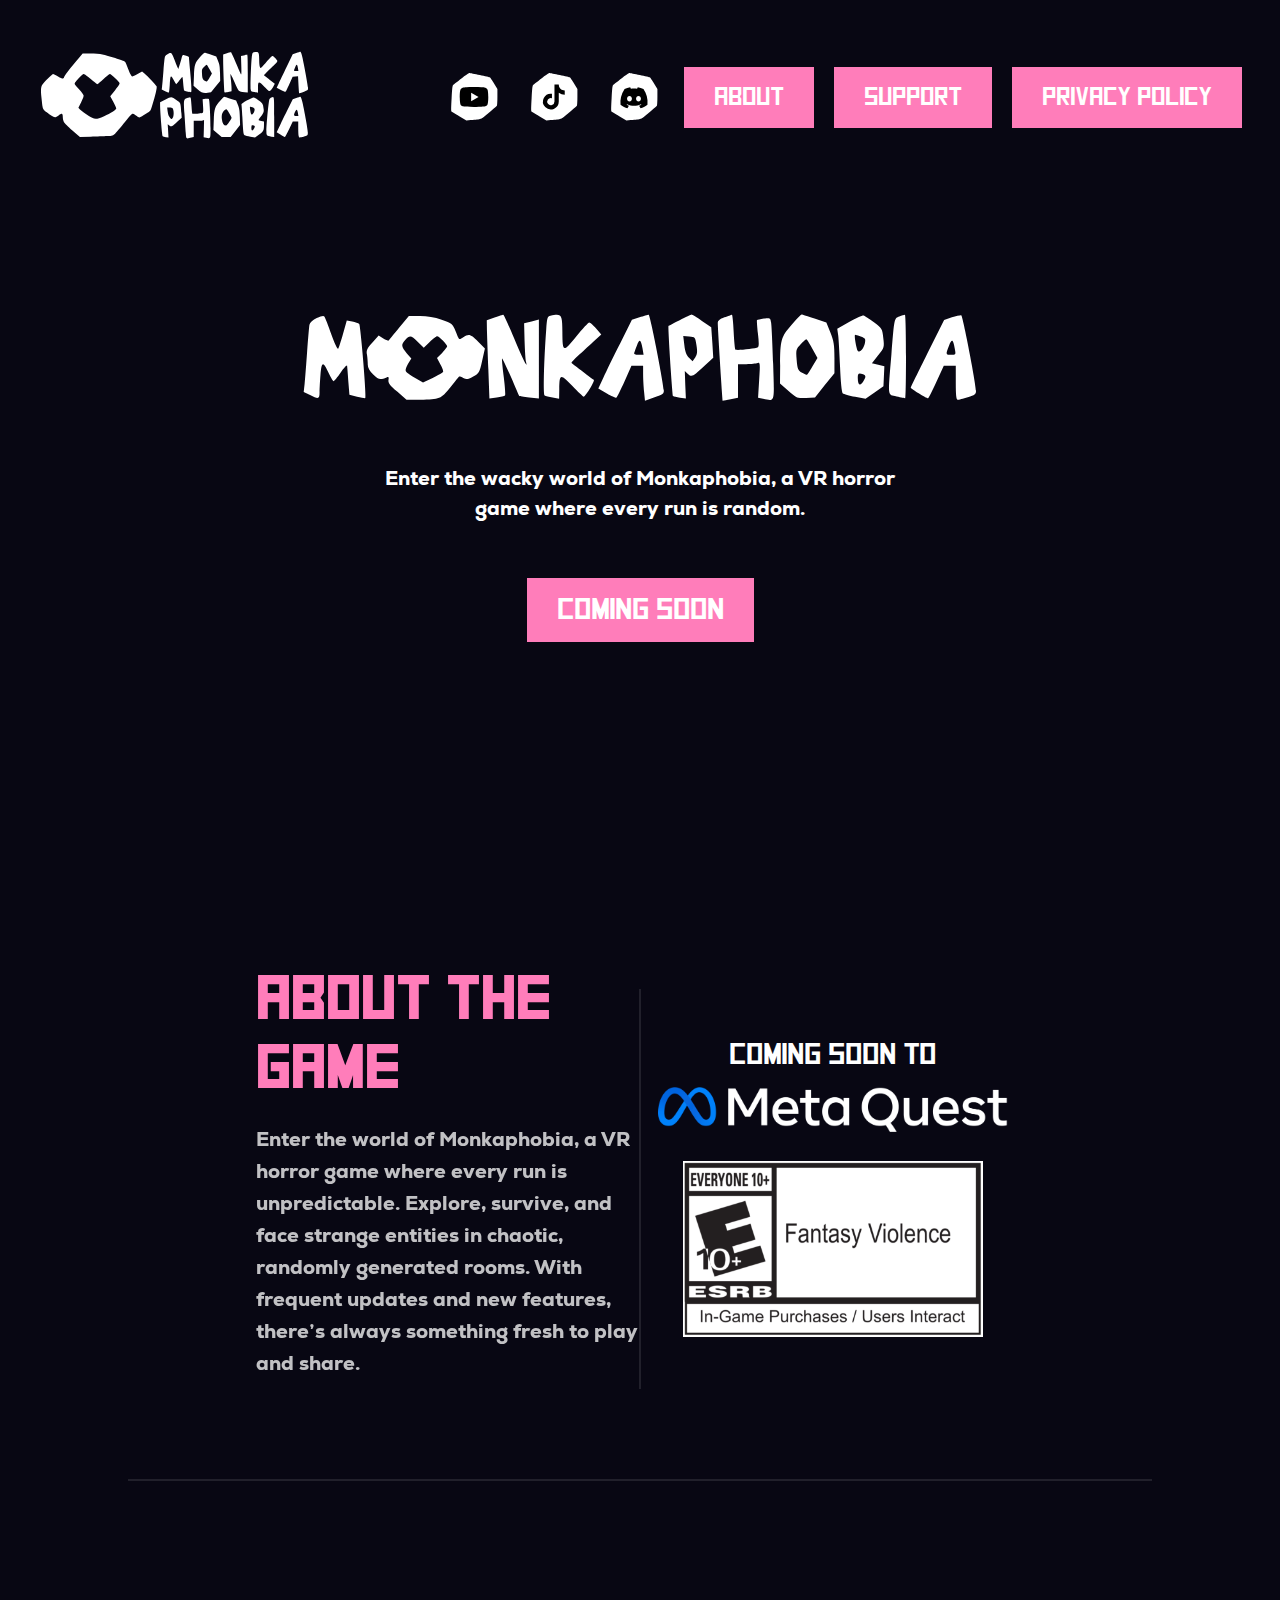
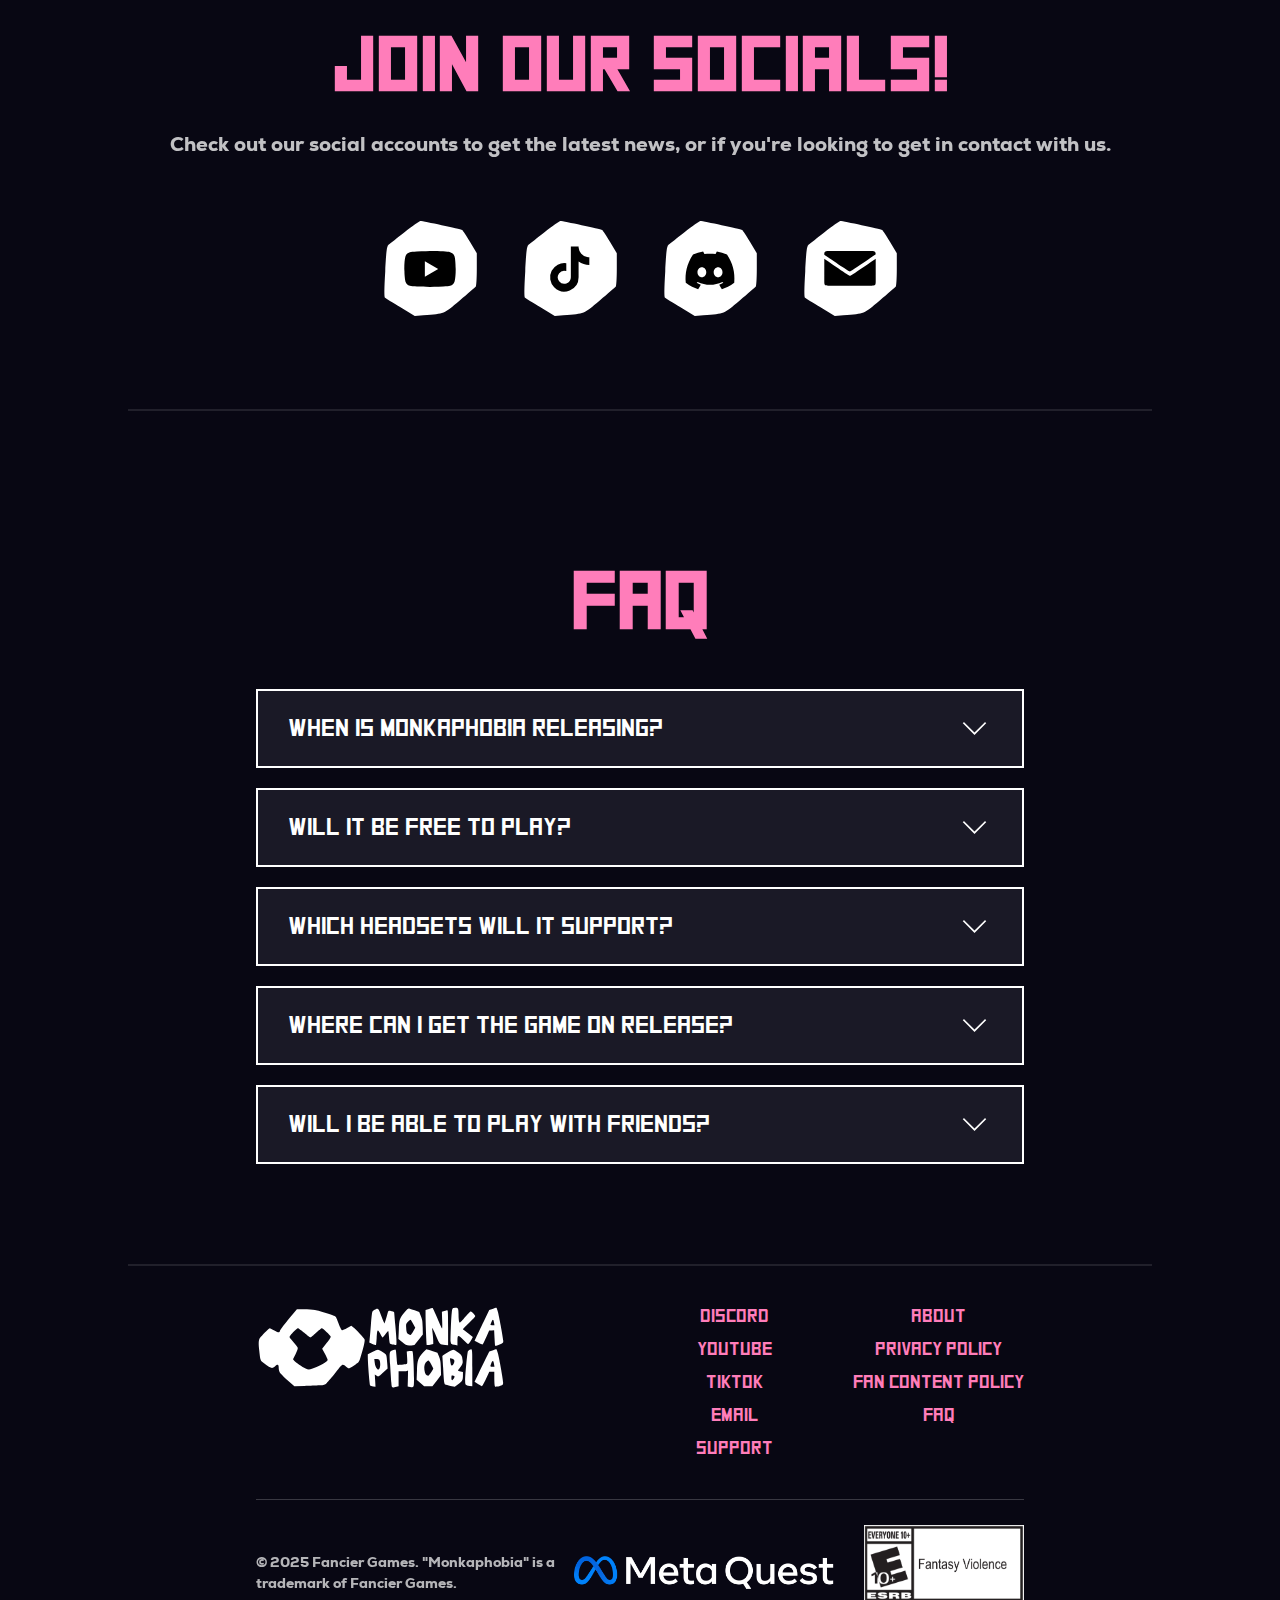
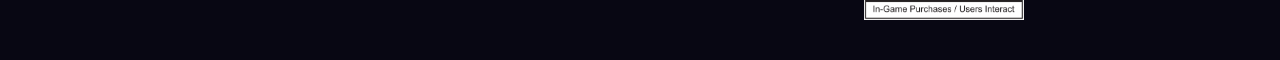
<file: index.html>
<!DOCTYPE html>
<html>
<head>
    <title>Monkaphobia VR ─ Free Multiplayer Horror Game Coming to Meta Quest</title>
    <link rel="stylesheet" href="style.css">
</head>
<body>
    <div class="top-bar">
        <a href="index.html" class="logo-link">
            <img src="MP Alt Logo.svg" alt="Logo" class="top-logo">
        </a>
        <div class="top-buttons">
            <a href="https://youtube.com/@monkaphobiavr" target="_blank" rel="noopener noreferrer" class="icon-btn">
                <img src="Button.svg" alt="Button BG" class="btn-bg">
                <img src="media/youtube2.svg" alt="YouTube" class="btn-icon">
            </a>

            <a href="https://tiktok.com/@monkaphobiavr" target="_blank" rel="noopener noreferrer" class="icon-btn">
                <img src="Button.svg" alt="Button BG" class="btn-bg">
                <img src="media/tiktok.svg" alt="TikTok" class="btn-icon">
            </a>

            <a href="https://discord.gg/pnwwqugsZC" target="_blank" rel="noopener noreferrer" class="icon-btn">
                <img src="Button.svg" alt="Button BG" class="btn-bg">
                <img src="media/discord.svg" alt="Discord" class="btn-icon">
            </a>

            <a href="about.html" class="top-btn">About</a>

            <a href="support.html" class="top-btn">Support</a>

            <a href="privacypolicy.html" class="top-btn">Privacy Policy</a>
        </div>
    </div>

    <section class="hero">
        <video autoplay muted loop playsinline class="background-video">
            <source src="media/Toenail.mp4" type="video/mp4">
        </video>

        <header class="hero-content">
            <img src="MP Logo.svg" alt="MP Logo" class="logo">
            <p>Enter the wacky world of Monkaphobia, a VR horror game where every run is random.</p>
            <a href="https://discord.gg/pnwwqugsZC" target="_blank" rel="noopener noreferrer" class="play-button">COMING SOON</a>
        </header>
    </section>

    <section class="about-section">
        <div class="about-left">
            <h2>About the Game</h2>
            <p>
                Enter the world of Monkaphobia, a VR horror game where every run is unpredictable. Explore, survive, and face strange entities in chaotic, randomly generated rooms. With frequent updates and new features, there’s always something fresh to play and share.
            </p>
        </div>

        <div class="divider"></div>

        <div class="about-right">
            <div class="coming-soon">
                <p>Coming Soon to</p>
                <a href="https://www.meta.com/quest/" target="_blank">
                    <img src="media/metaquest.png" alt="Meta Quest Logo" class="meta-logo">
                </a>
                <div class="rating">
                    <img src="media/esrb-rating.png" alt="ESRB Rating" class="esrb">
                </div>
            </div>
        </div>
    </section>

    <hr class="section-divider">

    <section class="socials-section">
        <div class="text-above">
            <h2>Join Our Socials!</h2>
            <p>Check out our social accounts to get the latest news, or if you're looking to get in contact with us.</p>
            <div class="social-buttons">
                <a href="https://youtube.com/@monkaphobiavr" target="_blank" rel="noopener noreferrer" class="big-icon-btn">
                    <img src="Button.svg" alt="Button BG" class="btn-bg">
                    <img src="media/youtube2.svg" alt="YouTube" class="social-icon">
                </a>

                <a href="https://tiktok.com/@monkaphobiavr" target="_blank" rel="noopener noreferrer" class="big-icon-btn">
                    <img src="Button.svg" alt="Button BG" class="btn-bg">
                    <img src="media/tiktok.svg" alt="TikTok" class="social-icon">
                </a>

                <a href="https://discord.gg/pnwwqugsZC" target="_blank" rel="noopener noreferrer" class="big-icon-btn">
                    <img src="Button.svg" alt="Button BG" class="btn-bg">
                    <img src="media/discord.svg" alt="Discord" class="social-icon">
                </a>

                <a href="mailto:monkaphobiavr@gmail.com" target="_blank" rel="noopener noreferrer" class="big-icon-btn">
                    <img src="Button.svg" alt="Button BG" class="btn-bg">
                    <img src="media/email.svg" alt="Email" class="social-icon">
                </a>
            </div>
        </div>
    </section>

    <hr class="section-divider">

    <section class="faq-section">
        <h2>FAQ</h2>

        <div class="faq-item">
            <button class="faq-question">
                When is Monkaphobia releasing?
                <img src="media/down-arrow.svg" alt="Arrow" class="arrow-icon">
            </button>
            <div class="faq-answer">
                <p>Monkaphobia is still in development! Stay tuned for updates on our Socials!.</p>
            </div>
        </div>

        <div class="faq-item">
            <button class="faq-question">
                Will it be free to play?
                <img src="media/down-arrow.svg" alt="arrow" class="arrow-icon">
            </button>
            <div class="faq-answer">
                <p>Yes! Monkaphobia will be free to play at launch.</p>
            </div>
        </div>

        <div class="faq-item">
            <button class="faq-question">
                Which headsets will it support?
                <img src="media/down-arrow.svg" alt="arrow" class="arrow-icon">
            </button>
            <div class="faq-answer">
                <p>It’ll be availble on Meta Quest 2, Meta Quest 3, Meta Quest 3s, and Meta Quest Pro.</p>
            </div>
        </div>

        <div class="faq-item">
            <button class="faq-question">
                Where can I get the game on release?
                <img src="media/down-arrow.svg" alt="arrow" class="arrow-icon">
            </button>
            <div class="faq-answer">
                <p>You will be able to install Monkaphobia by searching for it on the Meta Quest store.</p>
            </div>
        </div>

        <div class="faq-item">
            <button class="faq-question">
                Will I be able to play with friends?
                <img src="media/down-arrow.svg" alt="arrow" class="arrow-icon">
            </button>
            <div class="faq-answer">
                <p>Yes! Monkaphobia will be a multiplayer game which will allow you to play with friends.</p>
            </div>
        </div>
    </section>
    <script>
        document.querySelectorAll('.faq-question').forEach(btn => {
            btn.addEventListener('click', () => {
                const item = btn.parentElement;
                item.classList.toggle('active');
            });
        });
    </script>

    <hr class="section-divider">

    <footer class="footer">
        <div class="footer-container">
            <div class="footer-top">
                <a href="/" class="footer-logo-link">
                    <img src="MP Alt Logo.svg" alt="Monkaphobia Logo" class="footer-logo">
                </a>

                <div class="footer-links">
                    <div class="footer-column">
                        <a href="https://discord.gg/pnwwqugsZC" target="_blank" class="footer-link">Discord</a>
                        <a href="https://youtube.com/@monkaphobiavr" target="_blank" class="footer-link">YouTube</a>
                        <a href="https://tiktok.com/@monkaphobiavr" target="_blank" class="footer-link">TikTok</a>
                        <a href="mailto:monkaphobiavr@gmail.com" target="_blank" class="footer-link">Email</a>
                        <a href="#" class="footer-link">Support</a>
                    </div>

                    <div class="footer-column">
                        <a href="about.html" class="footer-link">About</a>
                        <a href="#" class="footer-link">Privacy Policy</a>
                        <a href="#" class="footer-link">Fan Content Policy</a>
                        <a href="#" class="footer-link">FAQ</a>
                    </div>
                </div>
            </div>

            <div class="footer-bottom">
                <p class="footer-copy">
                    © 2025 Fancier Games. "Monkaphobia" is a trademark of Fancier Games.
                </p>
                <div class="footer-logos">
                    <img src="media/metaquest.png" alt="Meta Quest" class="footer-platform-logo">
                    <img src="media/esrb-rating.png" alt="ESRB Rating" class="footer-rating-logo">
                </div>
            </div>
        </div>
    </footer>
</body>
</html>
</file>
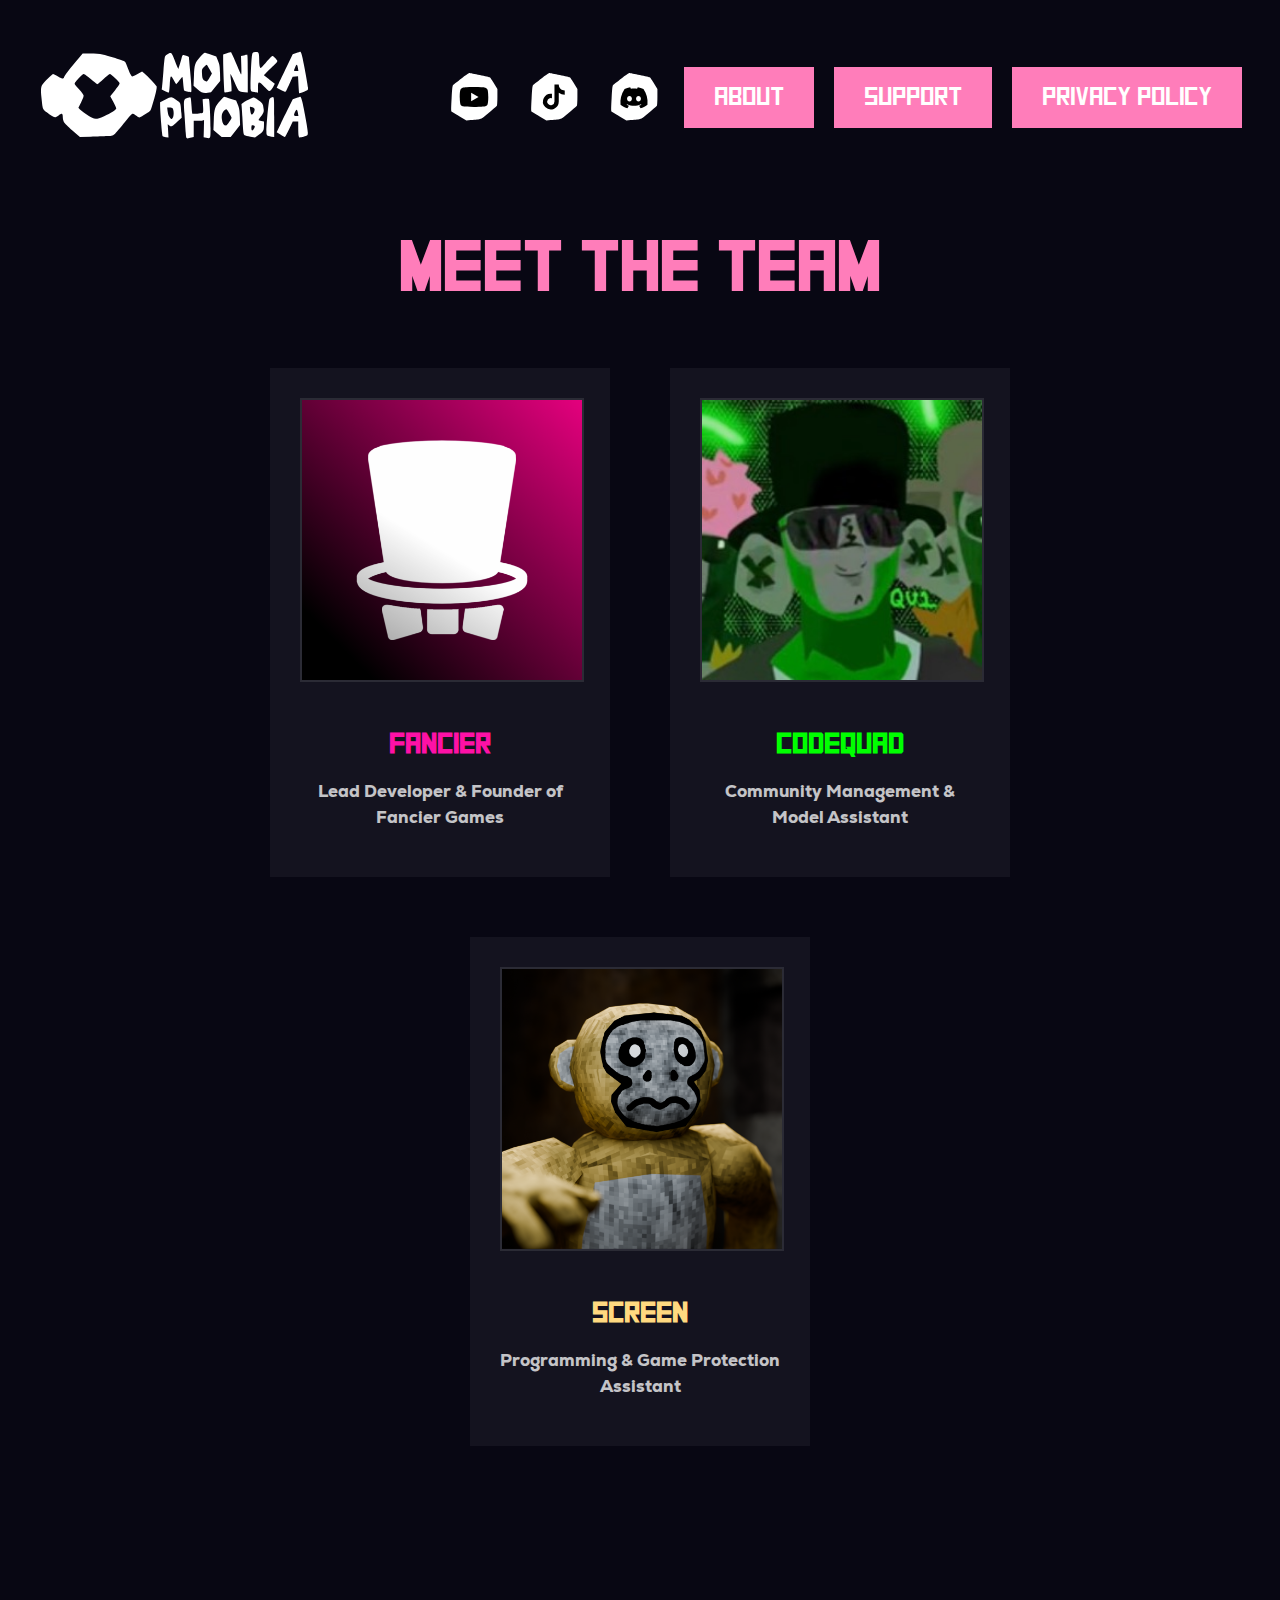
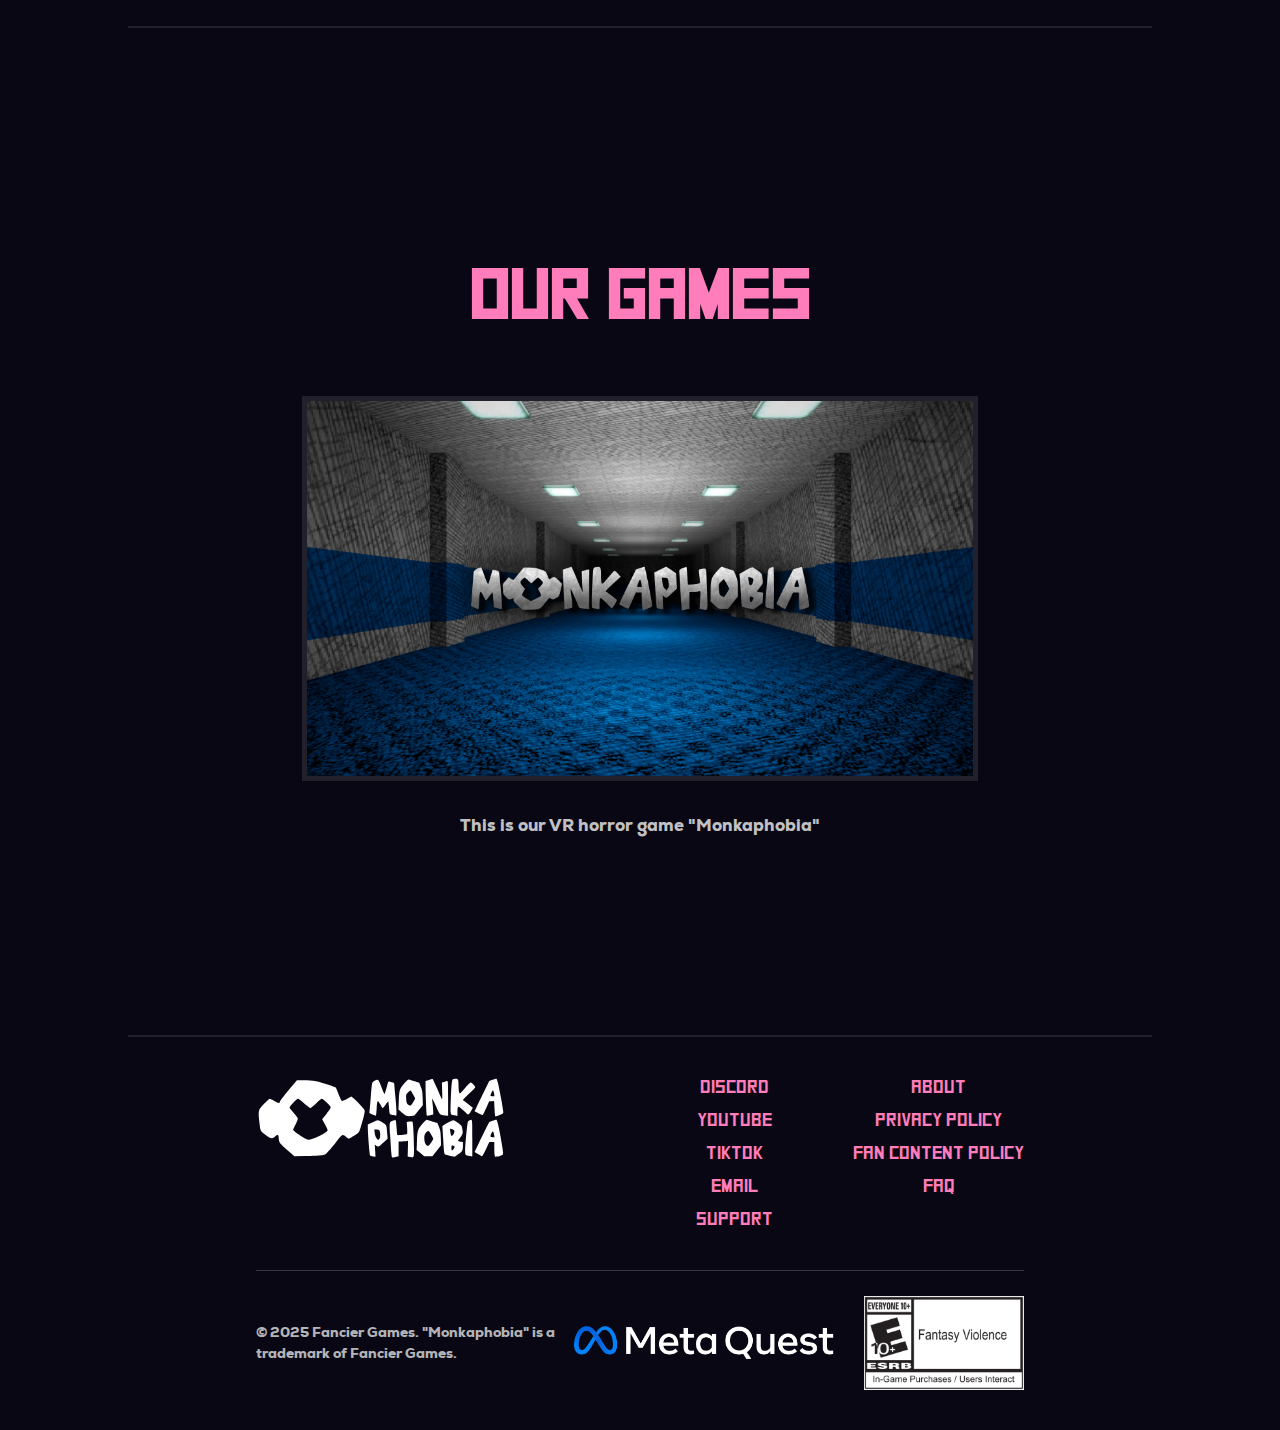
<file: about.html>
<!DOCTYPE html>
<html>
<head>
    <title>About</title>
    <link rel="stylesheet" href="style.css">
</head>
<body>
    <div class="top-bar">
        <a href="index.html" class="logo-link">
            <img src="MP Alt Logo.svg" alt="Logo" class="top-logo">
        </a>
        <div class="top-buttons">
            <a href="https://youtube.com/@monkaphobiavr" target="_blank" rel="noopener noreferrer" class="icon-btn">
                <img src="Button.svg" alt="Button BG" class="btn-bg">
                <img src="media/youtube2.svg" alt="YouTube" class="btn-icon">
            </a>

            <a href="https://tiktok.com/@monkaphobiavr" target="_blank" rel="noopener noreferrer" class="icon-btn">
                <img src="Button.svg" alt="Button BG" class="btn-bg">
                <img src="media/tiktok.svg" alt="TikTok" class="btn-icon">
            </a>

            <a href="https://discord.gg/pnwwqugsZC" target="_blank" rel="noopener noreferrer" class="icon-btn">
                <img src="Button.svg" alt="Button BG" class="btn-bg">
                <img src="media/discord.svg" alt="Discord" class="btn-icon">
            </a>

            <a href="about.html" class="top-btn">About</a>

            <a href="support.html" class="top-btn">Support</a>

            <a href="privacypolicy.html" class="top-btn">Privacy Policy</a>
        </div>
    </div>

    <section class="team-section">
        <h1 class="team-title">Meet the Team</h1>

        <div class="team-members">
            <div class="team-member">
                <img src="media/fancier.png" alt="Fancier" class="team-photo">
                <h2 class="team-name" style="color: #fe11a6;">Fancier</h2>
                <p class="team-role">Lead Developer & Founder of Fancier Games</p>
            </div>

            <div class="team-member">
                <img src="media/codequad.jpg" alt="CodeQuad" class="team-photo">
                <h2 class="team-name" style="color: #00ff00;">CodeQuad</h2>
                <p class="team-role">Community Management & Model Assistant</p>
            </div>

            <div class="team-member">
                <img src="media/screen.png" alt="Screen" class="team-photo">
                <h2 class="team-name" style="color: #ffd980;">Screen</h2>
                <p class="team-role">Programming & Game Protection Assistant</p>
            </div>
        </div>
    </section>

    <hr class="section-divider">
    
    <section class="games-section">
        <h1 class="games-title">Our Games</h1>
        <a href="https://discord.gg/pnwwqugsZC" target="_blank" rel="noopener noreferrer">
            <img src="media/mpbanner.png" alt="MP Banner" class="game-banner">
        </a>
        <p class="game-description">This is our VR horror game "Monkaphobia"</p>
    </section>

    <hr class="section-divider">

    <footer class="footer">
        <div class="footer-container">
            <div class="footer-top">
                <a href="/" class="footer-logo-link">
                    <img src="MP Alt Logo.svg" alt="Monkaphobia Logo" class="footer-logo">
                </a>

                <div class="footer-links">
                    <div class="footer-column">
                        <a href="https://discord.gg/pnwwqugsZC" target="_blank" class="footer-link">Discord</a>
                        <a href="https://youtube.com/@monkaphobiavr" target="_blank" class="footer-link">YouTube</a>
                        <a href="https://tiktok.com/@monkaphobiavr" target="_blank" class="footer-link">TikTok</a>
                        <a href="mailto:monkaphobiavr@gmail.com" target="_blank" class="footer-link">Email</a>
                        <a href="#" class="footer-link">Support</a>
                    </div>

                    <div class="footer-column">
                        <a href="about.html" class="footer-link">About</a>
                        <a href="#" class="footer-link">Privacy Policy</a>
                        <a href="#" class="footer-link">Fan Content Policy</a>
                        <a href="#" class="footer-link">FAQ</a>
                    </div>
                </div>
            </div>

            <div class="footer-bottom">
                <p class="footer-copy">
                    © 2025 Fancier Games. "Monkaphobia" is a trademark of Fancier Games.
                </p>
                <div class="footer-logos">
                    <img src="media/metaquest.png" alt="Meta Quest" class="footer-platform-logo">
                    <img src="media/esrb-rating.png" alt="ESRB Rating" class="footer-rating-logo">
                </div>
            </div>
        </div>
    </footer>
</body>
</html>
</file>
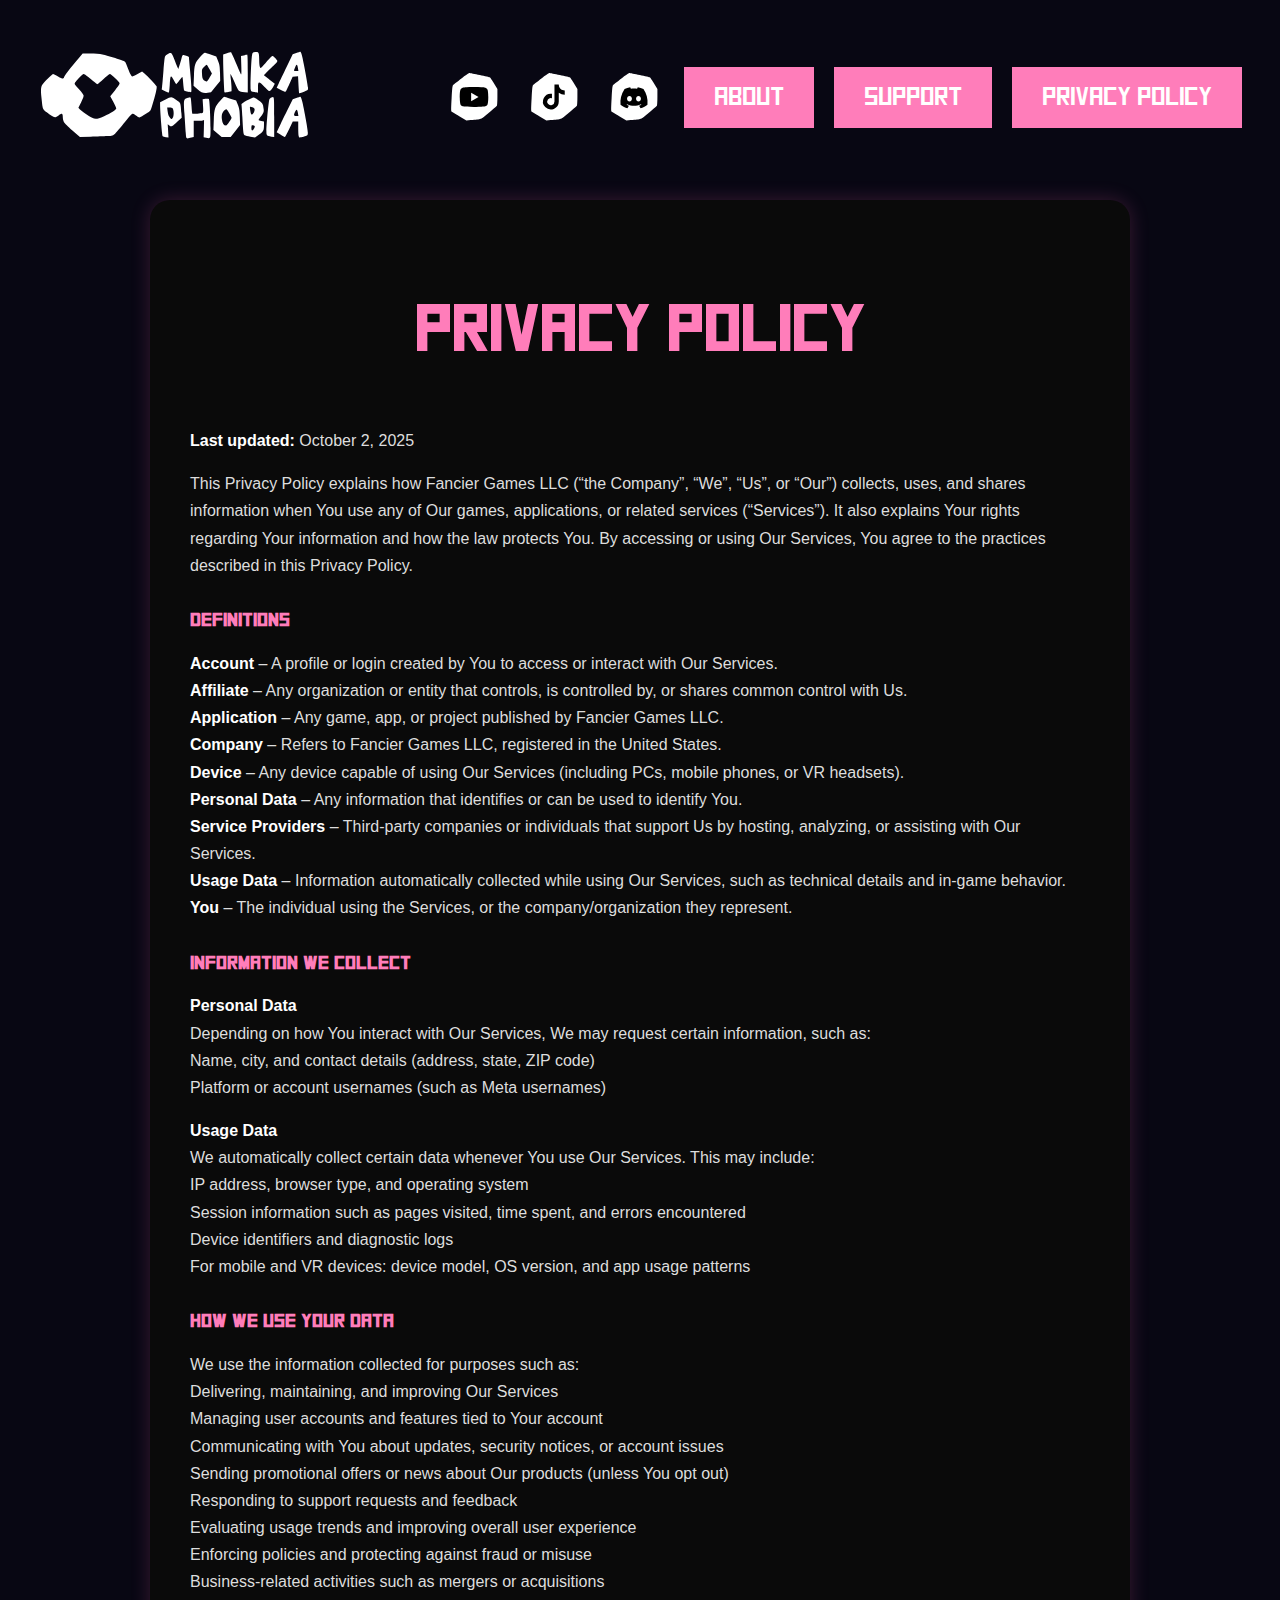
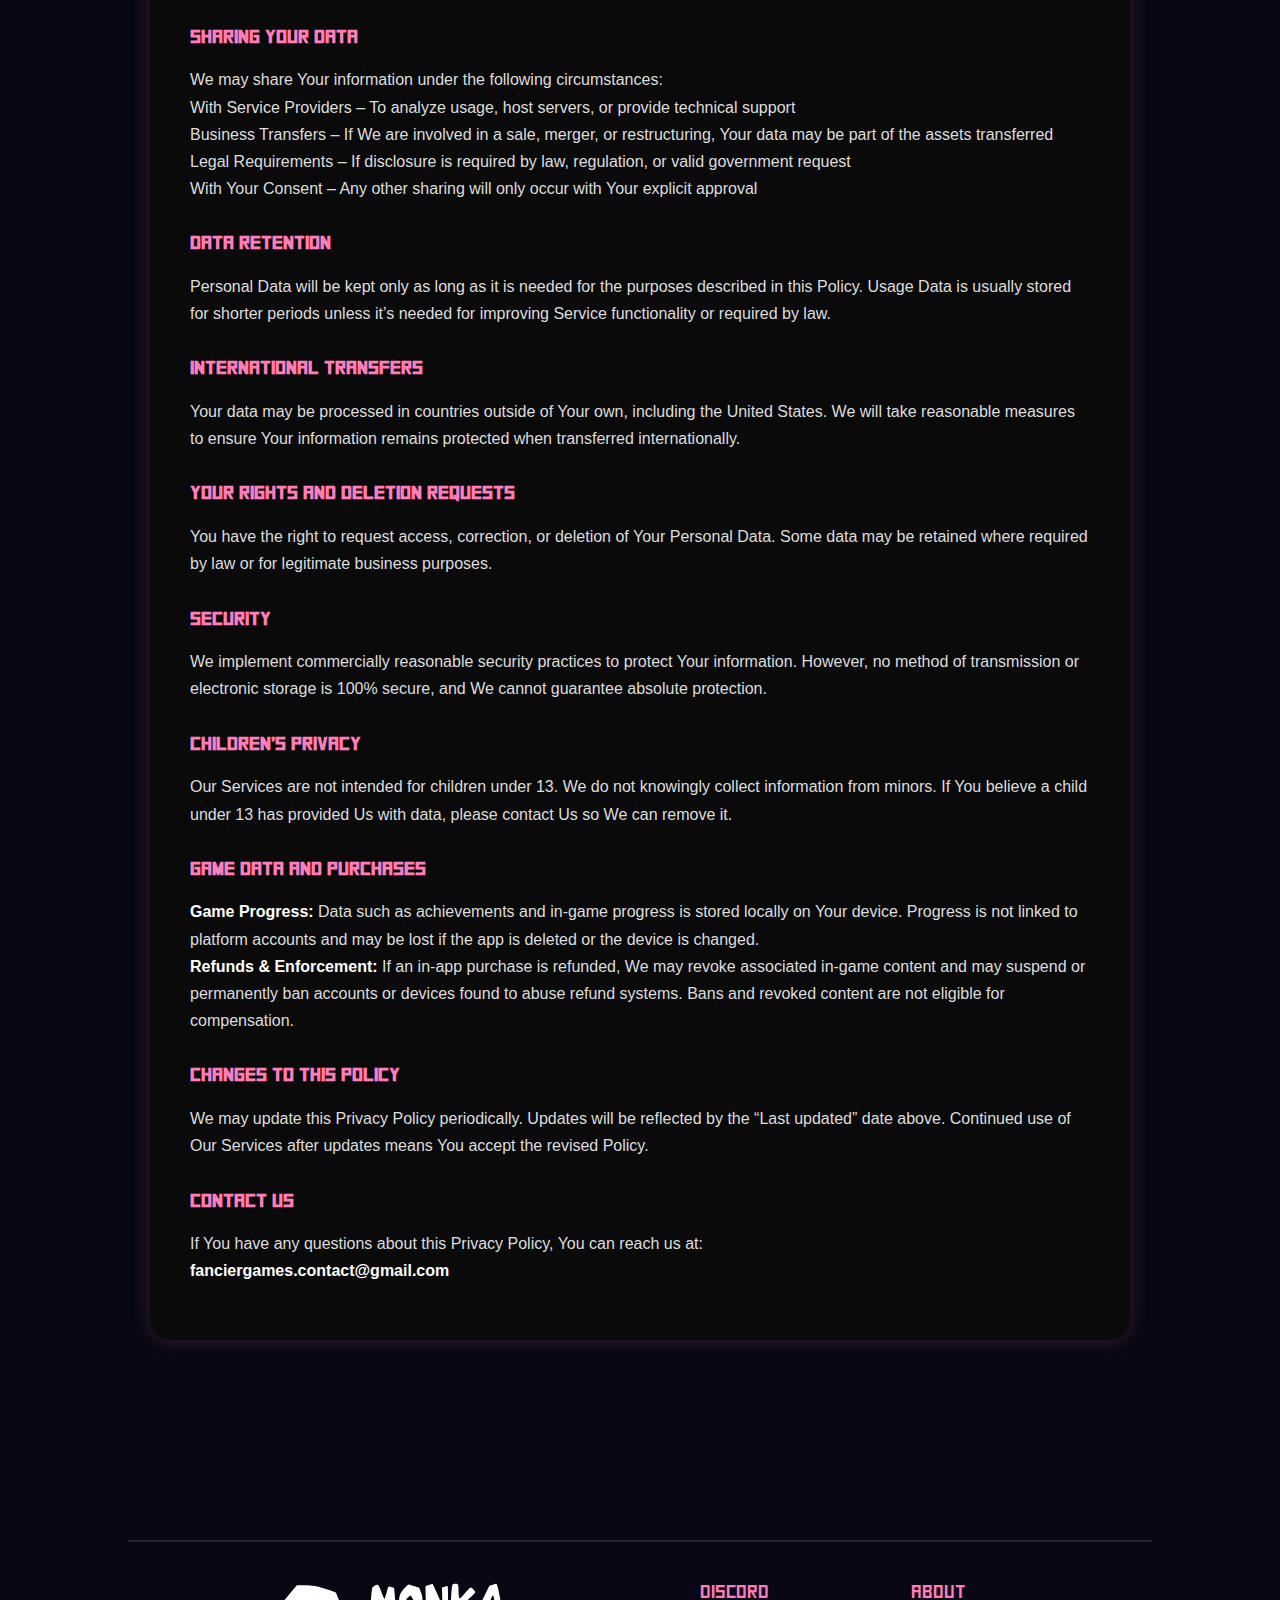
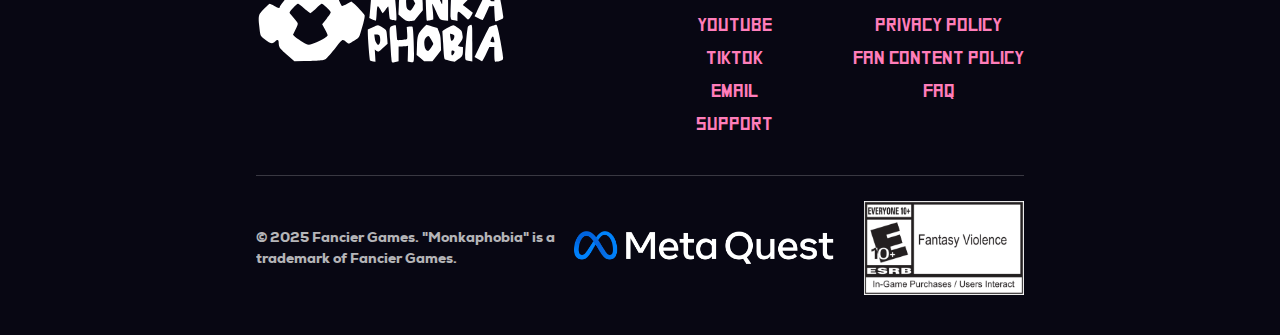
<file: privacypolicy.html>
<!DOCTYPE html>
<html>
<head>
    <title>Privacy Policy</title>
    <link rel="stylesheet" href="style.css">
</head>
<body>
    <div class="top-bar">
        <a href="index.html" class="logo-link">
            <img src="MP Alt Logo.svg" alt="Logo" class="top-logo">
        </a>
        <div class="top-buttons">
            <a href="https://youtube.com/@monkaphobiavr" target="_blank" rel="noopener noreferrer" class="icon-btn">
                <img src="Button.svg" alt="Button BG" class="btn-bg">
                <img src="media/youtube2.svg" alt="YouTube" class="btn-icon">
            </a>

            <a href="https://tiktok.com/@monkaphobiavr" target="_blank" rel="noopener noreferrer" class="icon-btn">
                <img src="Button.svg" alt="Button BG" class="btn-bg">
                <img src="media/tiktok.svg" alt="TikTok" class="btn-icon">
            </a>

            <a href="https://discord.gg/pnwwqugsZC" target="_blank" rel="noopener noreferrer" class="icon-btn">
                <img src="Button.svg" alt="Button BG" class="btn-bg">
                <img src="media/discord.svg" alt="Discord" class="btn-icon">
            </a>

            <a href="about.html" class="top-btn">About</a>

            <a href="support.html" class="top-btn">Support</a>

            <a href="privacypolicy.html" class="top-btn">Privacy Policy</a>
        </div>
    </div>

    <section class="privacy-policy">
        <h2>Privacy Policy</h2>
        <p><strong>Last updated:</strong> October 2, 2025</p>

        <p>This Privacy Policy explains how Fancier Games LLC (“the Company”, “We”, “Us”, or “Our”) collects, uses, and shares information when You use any of Our games, applications, or related services (“Services”). It also explains Your rights regarding Your information and how the law protects You. By accessing or using Our Services, You agree to the practices described in this Privacy Policy.</p>

        <h3>Definitions</h3>
        <p>
            <strong>Account</strong> – A profile or login created by You to access or interact with Our Services.<br>
            <strong>Affiliate</strong> – Any organization or entity that controls, is controlled by, or shares common control with Us.<br>
            <strong>Application</strong> – Any game, app, or project published by Fancier Games LLC.<br>
            <strong>Company</strong> – Refers to Fancier Games LLC, registered in the United States.<br>
            <strong>Device</strong> – Any device capable of using Our Services (including PCs, mobile phones, or VR headsets).<br>
            <strong>Personal Data</strong> – Any information that identifies or can be used to identify You.<br>
            <strong>Service Providers</strong> – Third-party companies or individuals that support Us by hosting, analyzing, or assisting with Our Services.<br>
            <strong>Usage Data</strong> – Information automatically collected while using Our Services, such as technical details and in-game behavior.<br>
            <strong>You</strong> – The individual using the Services, or the company/organization they represent.
        </p>

        <h3>Information We Collect</h3>
        <p>
            <strong>Personal Data</strong><br>
            Depending on how You interact with Our Services, We may request certain information, such as:<br>
            Name, city, and contact details (address, state, ZIP code)<br>
            Platform or account usernames (such as Meta usernames)
        </p>

        <p>
            <strong>Usage Data</strong><br>
            We automatically collect certain data whenever You use Our Services. This may include:<br>
            IP address, browser type, and operating system<br>
            Session information such as pages visited, time spent, and errors encountered<br>
            Device identifiers and diagnostic logs<br>
            For mobile and VR devices: device model, OS version, and app usage patterns
        </p>

        <h3>How We Use Your Data</h3>
        <p>
            We use the information collected for purposes such as:<br>
            Delivering, maintaining, and improving Our Services<br>
            Managing user accounts and features tied to Your account<br>
            Communicating with You about updates, security notices, or account issues<br>
            Sending promotional offers or news about Our products (unless You opt out)<br>
            Responding to support requests and feedback<br>
            Evaluating usage trends and improving overall user experience<br>
            Enforcing policies and protecting against fraud or misuse<br>
            Business-related activities such as mergers or acquisitions
        </p>

        <h3>Sharing Your Data</h3>
        <p>
            We may share Your information under the following circumstances:<br>
            With Service Providers – To analyze usage, host servers, or provide technical support<br>
            Business Transfers – If We are involved in a sale, merger, or restructuring, Your data may be part of the assets transferred<br>
            Legal Requirements – If disclosure is required by law, regulation, or valid government request<br>
            With Your Consent – Any other sharing will only occur with Your explicit approval
        </p>

        <h3>Data Retention</h3>
        <p>Personal Data will be kept only as long as it is needed for the purposes described in this Policy. Usage Data is usually stored for shorter periods unless it’s needed for improving Service functionality or required by law.</p>

        <h3>International Transfers</h3>
        <p>Your data may be processed in countries outside of Your own, including the United States. We will take reasonable measures to ensure Your information remains protected when transferred internationally.</p>

        <h3>Your Rights and Deletion Requests</h3>
        <p>You have the right to request access, correction, or deletion of Your Personal Data. Some data may be retained where required by law or for legitimate business purposes.</p>

        <h3>Security</h3>
        <p>We implement commercially reasonable security practices to protect Your information. However, no method of transmission or electronic storage is 100% secure, and We cannot guarantee absolute protection.</p>

        <h3>Children’s Privacy</h3>
        <p>Our Services are not intended for children under 13. We do not knowingly collect information from minors. If You believe a child under 13 has provided Us with data, please contact Us so We can remove it.</p>

        <h3>Game Data and Purchases</h3>
        <p>
            <strong>Game Progress:</strong> Data such as achievements and in-game progress is stored locally on Your device. Progress is not linked to platform accounts and may be lost if the app is deleted or the device is changed.<br>
            <strong>Refunds & Enforcement:</strong> If an in-app purchase is refunded, We may revoke associated in-game content and may suspend or permanently ban accounts or devices found to abuse refund systems. Bans and revoked content are not eligible for compensation.
        </p>

        <h3>Changes to This Policy</h3>
        <p>We may update this Privacy Policy periodically. Updates will be reflected by the “Last updated” date above. Continued use of Our Services after updates means You accept the revised Policy.</p>

        <h3>Contact Us</h3>
        <p>
            If You have any questions about this Privacy Policy, You can reach us at:<br>
            <strong>fanciergames.contact@gmail.com</strong>
        </p>
    </section>

    <hr class="section-divider">

    <footer class="footer">
        <div class="footer-container">
            <div class="footer-top">
                <a href="/" class="footer-logo-link">
                    <img src="MP Alt Logo.svg" alt="Monkaphobia Logo" class="footer-logo">
                </a>

                <div class="footer-links">
                    <div class="footer-column">
                        <a href="https://discord.gg/pnwwqugsZC" target="_blank" class="footer-link">Discord</a>
                        <a href="https://youtube.com/@monkaphobiavr" target="_blank" class="footer-link">YouTube</a>
                        <a href="https://tiktok.com/@monkaphobiavr" target="_blank" class="footer-link">TikTok</a>
                        <a href="mailto:monkaphobiavr@gmail.com" target="_blank" class="footer-link">Email</a>
                        <a href="#" class="footer-link">Support</a>
                    </div>

                    <div class="footer-column">
                        <a href="about.html" class="footer-link">About</a>
                        <a href="#" class="footer-link">Privacy Policy</a>
                        <a href="#" class="footer-link">Fan Content Policy</a>
                        <a href="#" class="footer-link">FAQ</a>
                    </div>
                </div>
            </div>

            <div class="footer-bottom">
                <p class="footer-copy">
                    © 2025 Fancier Games. "Monkaphobia" is a trademark of Fancier Games.
                </p>
                <div class="footer-logos">
                    <img src="media/metaquest.png" alt="Meta Quest" class="footer-platform-logo">
                    <img src="media/esrb-rating.png" alt="ESRB Rating" class="footer-rating-logo">
                </div>
            </div>
        </div>
    </footer>
</body>
</html>
</file>
<file: style.css>
body {
    background-color: #080713;
    color: white;
    font-family: Arial, sans-serif;
    text-align: center;
    margin: 0;
    padding: 0;
}

.icon-btn {
    position: relative;
    display: inline-block;
    width: 60px;
    height: 60px;
    cursor: pointer;
}

    .icon-btn:hover {
        transform: scale(1.05);
    }

.btn-bg {
    position: absolute;
    top: 0;
    left: 0;
    width: 100%;
    height: 100%;
    object-fit: contain;
    pointer-events: none;
}

.btn-icon {
    position: absolute;
    top: 50%;
    left: 50%;
    width: 50%;
    height: 50%;
    transform: translate(-50%, -50%);
    object-fit: contain;
    pointer-events: none;
}

.top-bar {
    position: absolute;
    top: 0;
    left: 0;
    width: 100%; /* Changes distance between top buttons, icon to top buttons */
    padding: 50px 3vw;
    display: flex;
    justify-content: space-between;
    align-items: center;
    z-index: 10;
    box-sizing: border-box;
}

.top-logo {
    height: 90px;
    cursor: pointer;
    transition: transform 0.2s;
}

    .top-logo:hover {
        transform: scale(1.05);
    }

.top-buttons {
    display: flex;
    gap: clamp(10px, 2vw, 20px);
    flex-wrap: wrap;
}

.top-btn {
    border: none;
    padding: 16px 30px;
    font-family: 'Square', sans-serif;
    font-size: clamp(25px, 1.2vw, 16px);
    color: white;
    text-decoration: none;
    background-color: #FF7DBA;
    transition: 0.2s;
}

    .top-btn:hover {
        background-color: white;
        color: black;
    }

.hero {
    position: relative;
    width: 100%;
    height: 100vh;
    overflow: hidden;
    display: flex;
    justify-content: center;
    align-items: center;
    background-color: #080713;
}

.background-video {
    position: absolute;
    top: 50%;
    left: 50%;
    width: 100%;
    height: 100%;
    object-fit: cover;
    transform: translate(-50%, -50%);
    z-index: 1;
    opacity: 0.25;
}

.hero-content {
    position: relative;
    z-index: 2;
    text-align: center;
    color: white;
    height: 450px;
}

@font-face {
    font-family: 'VCR';
    src: url('fonts/VCR.ttf') format('truetype');
}

@font-face {
    font-family: 'superstar';
    src: url('fonts/superstar.ttf') format('truetype');
}

@font-face {
    font-family: 'Aldo';
    src: url('fonts/Aldo.ttf') format('truetype');
}

@font-face {
    font-family: 'Square';
    src: url('fonts/Square.ttf') format('truetype');
}

@font-face {
    font-family: 'Nexa';
    src: url('fonts/Nexa.ttf') format('truetype');
}

@font-face {
    font-family: 'Inter';
    src: url('fonts/Inter.ttf') format('truetype');
}

.logo {
    width: 700px;
    height: auto;
    display: block;
    margin: 60px auto;
}

.hero-content p {
    font-family: 'Nexa', sans-serif;
    font-size: clamp(20px, 1.5vw, 22px);
    max-width: 550px;
    margin: 0 auto;
    line-height: 1.5;
    text-align: center;
}

.play-button {
    display: inline-block;
    text-decoration: none;
    background-color: #FF7DBA;
    border: none;
    padding: 15px 30px;
    font-family: 'Square', sans-serif;
    font-size: 30px;
    color: white;
    margin: 55px auto;
    cursor: pointer;
    transition: 0.2s, color 0.2s;
}
    .play-button:hover {
        background-color: #FFFFFF;
        color: black;
    }

/*ABOUT SECTION*/

.about-section {
    display: flex;
    justify-content: space-between;
    align-items: center;
    padding: 80px 20%;
    background-color: #080713;
    color: white;
    gap: 0;
    flex-wrap: wrap;
}

.about-left {
    flex: 1;
    min-width: 300px;
    margin-top: -65px;
}

    .about-left h2 {
        font-family: 'Square', sans-serif;
        font-size: 60px;
        margin-bottom: 20px;
        color: #FF7DBA;
        text-align: left;
    }

    .about-left p {
        font-family: 'Nexa', sans-serif;
        font-size: 20px;
        line-height: 1.6;
        max-width: 500px;
        opacity: 0.75;
        text-align: left;
    }

.divider {
    width: 2px;
    height: 400px;
    background-color: white;
    opacity: 0.1;
}

.about-right {
    flex: 1;
    min-width: 300px;
    display: flex;
    flex-direction: column;
    align-items: center;
    gap: 40px;
}

.coming-soon {
    padding: 10px;
    text-align: center;
    width: 100%;
    max-width: 350px;
    display: flex;
    flex-direction: column;
    align-items: center;
    justify-content: center;
    gap: 15px; /* adds even spacing between text, logo, and rating */
}

    .coming-soon p {
        margin: 0;
        font-family: 'Square', sans-serif;
        font-size: 30px;
        text-align: center;
    }

.meta-logo {
    width: 350px;
    height: auto;
    margin: 0;
    cursor: pointer;
    transition: transform 0.2s ease;
}

    .meta-logo:hover {
        transform: scale(1.05);
    }

.rating .esrb {
    width: 300px;
    height: auto;
    margin-top: 10px;
}

/*SOCIALS SECTION*/

.socials-section {
    background-color: #080713;
    color: white;
    text-align: center;
    padding: 80px 0;
    display: flex;
    flex-direction: column;
    align-items: center;
    justify-content: center;
}

.text-above h2 {
    font-family: 'Square', sans-serif;
    font-size: 75px;
    color: #FF7DBA;
    margin-bottom: 10px;
}

.text-above p {
    font-family: 'Nexa', sans-serif;
    font-size: 20px;
    opacity: 0.75;
    margin-bottom: 50px;
}

.social-buttons {
    display: flex;
    justify-content: center;
    align-items: center;
    gap: 20px; /* space between icons */
    flex-wrap: wrap;
}

/* Make social buttons larger than the top bar ones */
.big-icon-btn {
    position: relative;
    display: inline-block;
    width: 120px; /* bigger version */
    height: 120px;
    cursor: pointer;
    transition: transform 0.2s ease;
}

    .big-icon-btn:hover {
        transform: scale(1.1);
    }

    .big-icon-btn .btn-bg {
        position: absolute;
        width: 100%;
        height: 100%;
        object-fit: contain;
    }

    .big-icon-btn .btn-icon {
        position: absolute;
        top: 50%;
        left: 50%;
        width: 60%;
        height: 60%;
        transform: translate(-50%, -50%);
        object-fit: contain;
    }

.social-icon {
    position: absolute;
    top: 50%;
    left: 50%;
    width: 45%;
    height: 45%;
    transform: translate(-50%, -50%);
    object-fit: contain;
    pointer-events: none;
}

.section-divider {
    width: 80%;
    margin: 0 auto;
    border: none;
    border-top: 2px solid rgba(255, 255, 255, 0.1);
}

/*FAQ SECTION*/

.faq-section {
    padding: 80px 20%;
    background-color: #080713;
    color: white;
    font-family: 'Nexa', sans-serif;
}

    .faq-section h2 {
        font-family: 'Square', sans-serif;
        font-size: 80px;
        text-align: center;
        margin-bottom: 40px;
        color: #FF7DBA;
    }

/* FAQ box container */
.faq-item {
    background-color: #1a1926;
    margin-bottom: 20px;
    overflow: hidden;
    border: 2px solid white;
    transition: max-height 0.35s ease-in-out, padding 0.35s ease-in-out;
}

/* The clickable question */
.faq-question {
    width: 100%;
    background: none;
    border: none;
    color: white;
    font-family: 'Square';
    font-size: 24px;
    text-align: left;
    padding: 20px 30px;
    display: flex;
    justify-content: space-between;
    align-items: center;
    cursor: pointer;
    transition: color 0.2s;
}

    .faq-question:hover {
        color: #FF7DBA;
    }

/* Arrow */
.arrow-icon {
    width: 35px;
    height: 35px;
    filter: brightness(0) invert(1);
    transition: transform 0.3s ease;
}

/* Hidden answer area */
.faq-answer {
    max-height: 0;
    padding: 0 30px;
    opacity: 0;
    overflow: hidden;
    transition: max-height 0.35s ease-in-out, opacity 0.35s ease-in-out, padding 0.35s ease-in-out;
}

    .faq-answer p {
        color: white;
        opacity: 0.75;
        text-align: left;
        font-size: 20px;
        max-width: auto;
        margin: 0;
        padding-bottom: 20px;
    }

/* When active (open) */
.faq-item.active .faq-answer {
    opacity: 1;
    max-height: 300px;
    padding: 10px 30px 20px;
}

.faq-item.active .arrow-icon {
    transform: rotate(180deg);
}

/*-------------------------ABOUT-------------------------*/

/*TEAM SECTION*/

.team-section {
    background-color: #080713;
    color: white;
    text-align: center;
    padding: 180px 10%;
}

.team-title {
    font-family: 'Square', sans-serif;
    font-size: 70px;
    margin-bottom: 60px;
    color: #FF7DBA;
}

.team-members {
    display: flex;
    justify-content: center;
    align-items: flex-start;
    flex-wrap: wrap;
    gap: 60px;
}

.team-member {
    background: rgba(255, 255, 255, 0.05);
    padding: 30px;
    width: 280px;
    transition: transform 0.3s ease, box-shadow 0.3s ease;
    cursor: pointer;
}

    .team-member:hover {
        transform: translateY(-10px);
    }

.team-photo {
    width: 100%;
    margin-bottom: 20px;
    border: 2px solid rgba(255, 255, 255, 0.1);
}

.team-name {
    font-family: 'Square', sans-serif;
    font-size: 28px;
    margin-bottom: 8px;
}

.team-role {
    font-family: 'Nexa', sans-serif;
    font-size: 17px;
    opacity: 0.75;
}

/*GAMES SECTION*/

.games-section {
    background-color: #080713;
    color: white;
    text-align: center;
    padding: 180px 10%;
}

.games-title {
    font-family: 'Square', sans-serif;
    font-size: 70px;
    margin-bottom: 60px;
    color: #FF7DBA;
}

.game-banner {
    width: 65%;
    margin-bottom: 10px;
    border: 5px solid rgba(255, 255, 255, 0.1);
    cursor: pointer;
}

.game-description {
    font-family: 'Nexa', sans-serif;
    font-size: 17px;
    opacity: 0.75;
}

/*-------------------------SUPPORT-------------------------*/

/*SUPPORT SECTION*/

.support-section {
    background-color: #080713;
    color: white;
    text-align: center;
    padding: 180px 10%;
}

.support-title {
    font-family: 'Square', sans-serif;
    font-size: 70px;
    margin-bottom: 60px;
    color: #FF7DBA;
}

.support-message {
    font-family: 'Nexa', sans-serif;
    font-size: 20px;
    opacity: 0.75;
}

.support-discord {
    color: #FF7DBA;
    font-family: 'Square', sans-serif;
    font-size: 30px;
}

.support-btn {
    position: relative;
    display: inline-block;
    width: 150px;
    height: 150px;
    cursor: pointer;
    transition: 0.2s;
}

    .support-btn:hover {
        transform: scale(1.05);
    }

/*-------------------------SUPPORT-------------------------*/

/*PRIVACY POLICY*/

.privacy-policy {
    max-width: 900px;
    margin: 200px auto;
    padding: 40px;
    color: #fff;
    font-family: "Poppins", sans-serif;
    background-color: #0a0a0a;
    border-radius: 20px;
    box-shadow: 0 0 20px rgba(255, 105, 180, 0.2);
}

    .privacy-policy h2 {
        font-family: "Square";
        font-size: 4rem;
        color: #FF7DBA;
        text-align: center;
        margin-bottom: 60px;
    }

    .privacy-policy h3 {
        font-family: 'Square';
        color: #FF7DBA;
        text-align: left;
        margin-top: 30px;
    }

    .privacy-policy p {
        line-height: 1.7;
        margin-bottom: 15px;
        text-align: left;
        color: #ddd;
    }

    .privacy-policy strong {
        color: #fff;
    }

    .privacy-policy a {
        color: #ff4fa3;
        text-decoration: none;
    }

        .privacy-policy a:hover {
            text-decoration: underline;
        }

/*FOOTER SECTION*/

.footer {
    background-color: #080713;
    padding: 40px 20%;
    color: white;
    font-family: 'Nexa', sans-serif;
}

.footer-container {
    display: flex;
    flex-direction: column;
    gap: 40px;
}

.footer-top {
    display: flex;
    justify-content: space-between;
    flex-wrap: wrap;
    gap: 50px;
    align-items: flex-start;
}

.footer-logo {
    width: 250px;
    height: auto;
    transition: transform 0.2s ease;
}

    .footer-logo:hover {
        transform: scale(1.05);
    }

.footer-links {
    display: flex;
    gap: 80px;
    flex-wrap: wrap;
}

.footer-column {
    display: flex;
    flex-direction: column;
    gap: 12px;
}

.footer-link {
    color: #FF7DBA;
    text-decoration: none;
    font-family: 'Square', sans-serif;
    font-size: 18px;
    transition: color 0.2s ease;
}

    .footer-link:hover {
        color: white;
    }

.footer-bottom {
    display: flex;
    justify-content: space-between;
    align-items: center;
    border-top: 1px solid rgba(255, 255, 255, 0.2);
    padding-top: 25px;
}

.footer-copy {
    margin: 0;
    font-size: 14px;
    opacity: 0.7;
    text-align: left;
}

.footer-logos {
    display: flex;
    align-items: center;
    gap: 30px;
}

.footer-platform-logo {
    width: 260px;
}

.footer-rating-logo {
    width: 160px;
}
</file>
